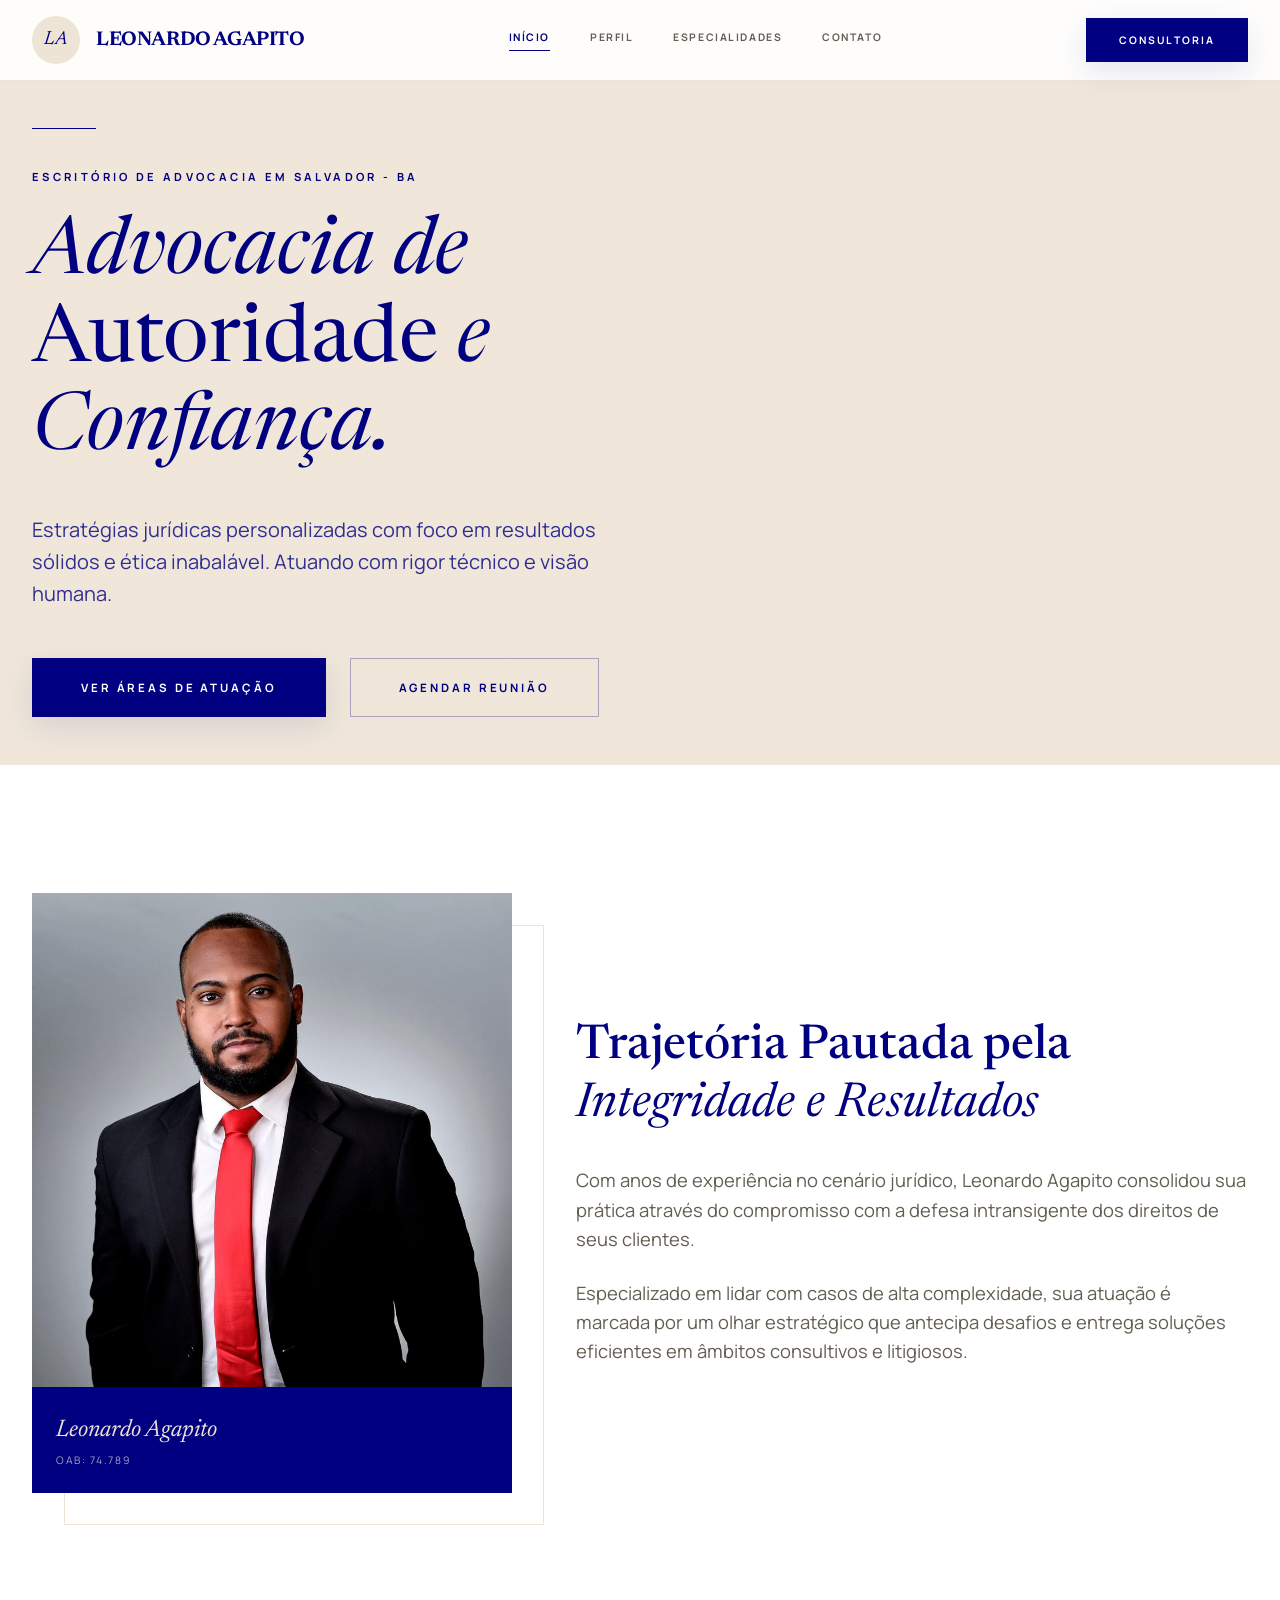
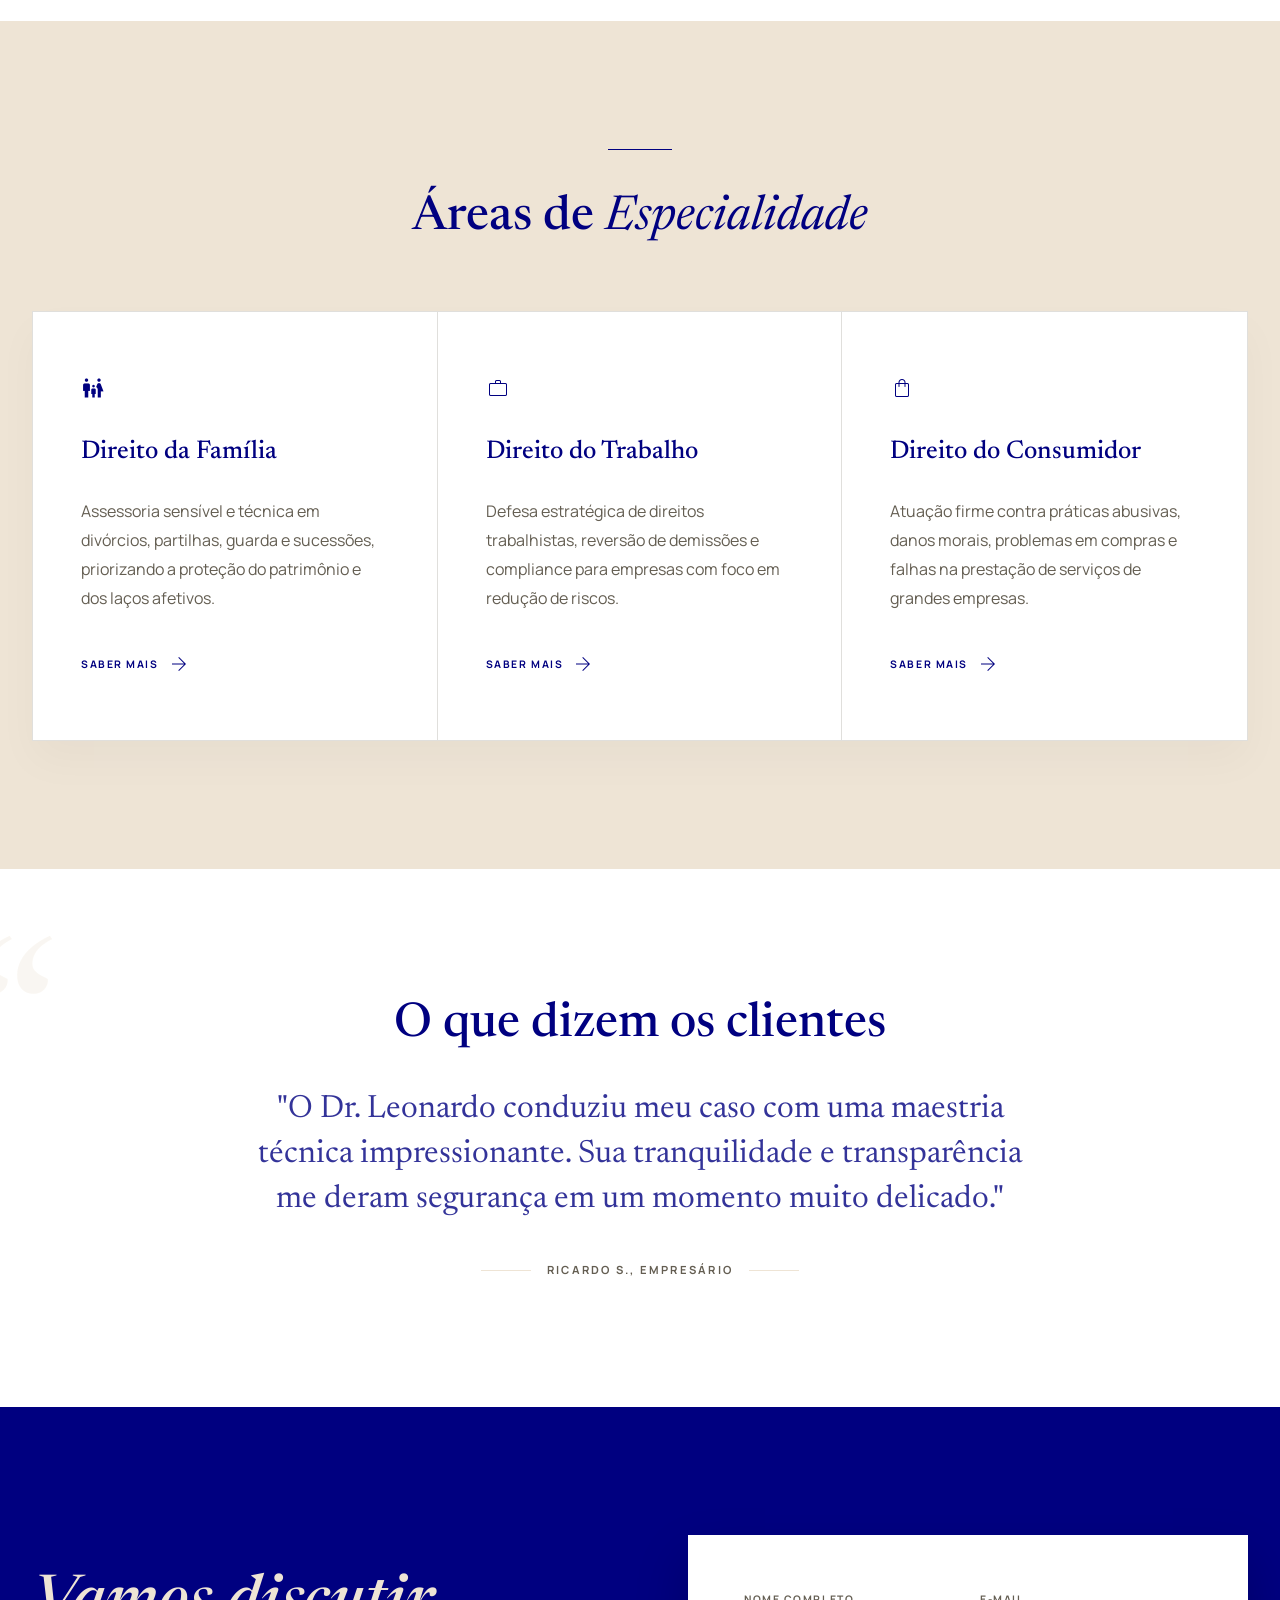
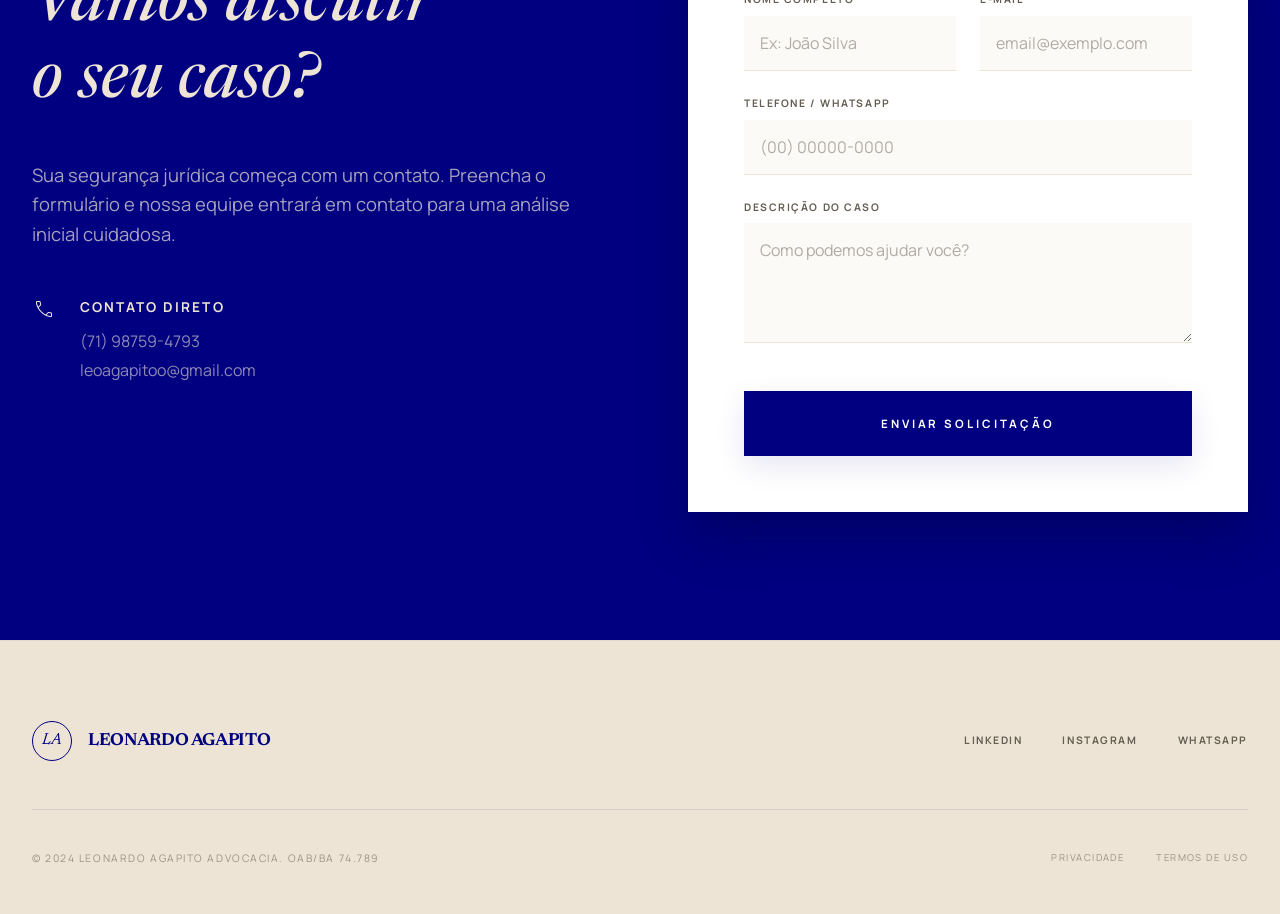
<file: index.html>
<!DOCTYPE html>
<html lang="pt-BR">

<head>
    <meta charset="UTF-8">
    <meta name="viewport" content="width=device-width, initial-scale=1.0">
    <title>Advogado em Salvador (BA) | Família, Trabalho e Consumidor - Leonardo Agapito</title>
    <meta name="description"
        content="Leonardo Agapito: Escritório de Advocacia em Salvador especializado em Direito da Família, Direito do Trabalho e Direito do Consumidor. Estratégias com resultados sólidos.">
    <meta name="keywords"
        content="Advogado Salvador, Direito de Família, Advogado Trabalhista, Direito do Consumidor, Leonardo Agapito, Escritório de Advocacia Bahia">
    <meta name="author" content="Leonardo Agapito Advocacia">

    <link rel="icon" type="image/jpeg" href="./logo.jpeg">

    <!-- Open Graph / Redes Sociais -->
    <meta property="og:type" content="website">
    <meta property="og:title" content="Advogado em Salvador - Leonardo Agapito">
    <meta property="og:description"
        content="Atuação estratégica em Direito da Família, Trabalho e Consumidor. Fale com um advogado especializado agora.">
    <!-- Substitua para a URL real hospedada quando tiver -->
    <meta property="og:image" content="./Leo.jpeg">
    <meta property="og:site_name" content="Leonardo Agapito Advocacia">

    <link rel="stylesheet" href="style.css">
    <link
        href="https://fonts.googleapis.com/css2?family=Newsreader:ital,opsz,wght@0,6..72,200..800;1,6..72,200..800&family=Manrope:wght@200..800&display=swap"
        rel="stylesheet">
    <link href="https://fonts.googleapis.com/css2?family=Material+Symbols+Outlined:wght,FILL@100..700,0..1&display=swap"
        rel="stylesheet">
</head>

<body>
    <!-- Nav -->
    <nav class="navbar" id="navbar">
        <div class="nav-container">
            <div class="nav-logo">
                <span class="logo-mark">LA</span>
                <span class="logo-text">Leonardo Agapito</span>
            </div>
            <div class="nav-links">
                <a href="#inicio" class="nav-link active">Início</a>
                <a href="#perfil" class="nav-link">Perfil</a>
                <a href="#especialidades" class="nav-link">Especialidades</a>
                <a href="#contato" class="nav-link">Contato</a>
            </div>
            <a href="#contato" class="btn btn-primary nav-btn">Consultoria</a>

            <button class="mobile-menu-btn" aria-label="Abrir menu">
                <span class="material-symbols-outlined">menu</span>
            </button>
        </div>
        <!-- Mobile Menu -->
        <div class="mobile-menu">
            <a href="#inicio" class="mobile-link">Início</a>
            <a href="#perfil" class="mobile-link">Perfil</a>
            <a href="#especialidades" class="mobile-link">Especialidades</a>
            <a href="#contato" class="mobile-link">Contato</a>
            <a href="#contato" class="btn btn-primary w-full mt-4">Consultoria</a>
        </div>
    </nav>

    <!-- Hero -->
    <section id="inicio" class="hero">
        <div class="container hero-container">
            <div class="hero-content fade-in-up">
                <span class="accent-line"></span>
                <p class="hero-subtitle">Escritório de Advocacia em Salvador - BA</p>
                <h1 class="hero-title">
                    Advocacia de <span>Autoridade</span> e Confiança.
                </h1>
                <p class="hero-description">
                    Estratégias jurídicas personalizadas com foco em resultados sólidos e ética inabalável. Atuando com
                    rigor técnico e visão humana.
                </p>
                <div class="hero-buttons">
                    <a href="#especialidades" class="btn btn-primary">Ver Áreas de Atuação</a>
                    <a href="#contato" class="btn btn-outline">Agendar Reunião</a>
                </div>
            </div>
        </div>
    </section>

    <!-- Profile -->
    <section id="perfil" class="section profile">
        <div class="container profile-container">
            <div class="profile-image-col fade-in-left">
                <div class="profile-image-wrapper">
                    <img src="./Leo.jpeg" alt="Leonardo Agapito - Advogado Especialista em Salvador"
                        class="profile-img">
                    <div class="profile-badge">
                        <p class="badge-name">Leonardo Agapito</p>
                        <p class="badge-oab">OAB: 74.789</p>
                    </div>
                </div>
                <div class="profile-image-decoration"></div>
            </div>
            <div class="profile-text-col fade-in-right">
                <h2 class="section-title">
                    Trajetória Pautada pela <br><span>Integridade e Resultados</span>
                </h2>
                <div class="profile-text">
                    <p>Com anos de experiência no cenário jurídico, Leonardo Agapito consolidou sua prática através do
                        compromisso com a defesa intransigente dos direitos de seus clientes.</p>
                    <p>Especializado em lidar com casos de alta complexidade, sua atuação é marcada por um olhar
                        estratégico que antecipa desafios e entrega soluções eficientes em âmbitos consultivos e
                        litigiosos.</p>
                </div>
            </div>
        </div>
    </section>

    <!-- Specialties -->
    <section id="especialidades" class="section specialties bg-texture">
        <div class="container text-center mb-16 fade-in-up">
            <span class="accent-line mx-auto"></span>
            <h2 class="section-title text-navy">Áreas de <span class="not-italic">Especialidade</span></h2>
        </div>
        <div class="container fade-in-up delay-1">
            <div class="specialties-grid">
                <!-- Family -->
                <div class="specialty-card">
                    <span class="material-symbols-outlined card-icon">family_restroom</span>
                    <h3 class="card-title">Direito da Família</h3>
                    <p class="card-text">Assessoria sensível e técnica em divórcios, partilhas, guarda e sucessões,
                        priorizando a proteção do patrimônio e dos laços afetivos.</p>
                    <a href="#contato" class="card-link">Saber mais <span
                            class="material-symbols-outlined icon-small">arrow_forward</span></a>
                </div>
                <!-- Labor -->
                <div class="specialty-card">
                    <span class="material-symbols-outlined card-icon">work</span>
                    <h3 class="card-title">Direito do Trabalho</h3>
                    <p class="card-text">Defesa estratégica de direitos trabalhistas, reversão de demissões e compliance
                        para empresas com foco em redução de riscos.</p>
                    <a href="#contato" class="card-link">Saber mais <span
                            class="material-symbols-outlined icon-small">arrow_forward</span></a>
                </div>
                <!-- Consumer -->
                <div class="specialty-card">
                    <span class="material-symbols-outlined card-icon">shopping_bag</span>
                    <h3 class="card-title">Direito do Consumidor</h3>
                    <p class="card-text">Atuação firme contra práticas abusivas, danos morais, problemas em compras e
                        falhas na prestação de serviços de grandes empresas.</p>
                    <a href="#contato" class="card-link">Saber mais <span
                            class="material-symbols-outlined icon-small">arrow_forward</span></a>
                </div>
            </div>
        </div>
    </section>

    <!-- Testimonials -->
    <section class="section testimonials">
        <div class="container relative fade-in-up">
            <div class="quote-mark">“</div>
            <div class="testimonial-content">
                <h2 class="section-title text-center text-navy mb-12">O que dizem os clientes</h2>
                <div class="testimonial-slider">
                    <p class="testimonial-text">
                        "O Dr. Leonardo conduziu meu caso com uma maestria técnica impressionante. Sua tranquilidade e
                        transparência me deram segurança em um momento muito delicado."
                    </p>
                    <div class="testimonial-author">
                        <div class="line flex-grow"></div>
                        <span class="author-name">Ricardo S., Empresário</span>
                        <div class="line flex-grow"></div>
                    </div>
                </div>
            </div>
        </div>
    </section>

    <!-- Contact Section -->
    <section id="contato" class="section contact bg-navy text-white">
        <div class="container contact-container">
            <div class="contact-info fade-in-left">
                <h2 class="contact-title">Vamos discutir <br>o seu caso?</h2>
                <p class="contact-description">
                    Sua segurança jurídica começa com um contato. Preencha o formulário e nossa equipe entrará em
                    contato para uma análise inicial cuidadosa.
                </p>
                <div class="contact-details">
                    <div class="contact-item">
                        <span class="material-symbols-outlined icon-sand">phone</span>
                        <div>
                            <p class="contact-label">Contato Direto</p>
                            <p class="contact-value">(71) 98759-4793<br>leoagapitoo@gmail.com</p>
                        </div>
                    </div>
                </div>
            </div>
            <div class="contact-form-col fade-in-right">
                <form id="contactForm" class="contact-form" action="https://formsubmit.co/leoagapitoo@gmail.com"
                    method="POST">
                    <!-- Configurações do FormSubmit -->
                    <input type="hidden" name="_captcha" value="false">
                    <input type="hidden" name="_subject" value="Novo contato pelo site!">

                    <div class="form-grid">
                        <div class="form-group">
                            <label for="name">Nome Completo</label>
                            <input type="text" id="name" name="name" required placeholder="Ex: João Silva">
                        </div>
                        <div class="form-group">
                            <label for="email">E-mail</label>
                            <input type="email" id="email" name="email" required placeholder="email@exemplo.com">
                        </div>
                    </div>
                    <div class="form-group">
                        <label for="phone">Telefone / WhatsApp</label>
                        <input type="tel" id="phone" name="phone" required placeholder="(00) 00000-0000">
                    </div>
                    <div class="form-group">
                        <label for="case">Descrição do Caso</label>
                        <textarea id="case" name="message" required placeholder="Como podemos ajudar você?"></textarea>
                    </div>
                    <button type="submit" class="btn btn-primary btn-submit w-full">Enviar Solicitação</button>
                    <div id="formStatus" class="form-status hidden">Enviando...</div>
                </form>
            </div>
        </div>
    </section>

    <!-- Footer -->
    <footer class="footer bg-texture">
        <div class="container">
            <div class="footer-top">
                <div class="footer-logo">
                    <span class="logo-mark">LA</span>
                    <span class="logo-text">Leonardo Agapito</span>
                </div>
                <div class="footer-social">
                    <a href="https://www.linkedin.com/in/leonardo-agapito-44b91b125?utm_source=share_via&utm_content=profile&utm_medium=member_ios"
                        class="social-link">LinkedIn</a>
                    <a href="https://www.instagram.com/leoagapitoadv?igsh=am9veG9sbGdybGI0"
                        class="social-link">Instagram</a>
                    <a href="https://wa.me/5571987594793" class="social-link">WhatsApp</a>
                </div>
            </div>
            <div class="footer-bottom">
                <p class="copyright">
                    © 2024 Leonardo Agapito Advocacia. OAB/BA 74.789
                </p>
                <div class="footer-legal">
                    <a href="#">Privacidade</a>
                    <a href="#">Termos de Uso</a>
                </div>
            </div>
        </div>
    </footer>

    <script src="script.js"></script>

    <!-- Schema Markup (JSON-LD) para SEO Local (Google) -->
    <script type="application/ld+json">
    {
      "@context": "https://schema.org",
      "@type": "LegalService",
      "name": "Leonardo Agapito Advocacia",
      "image": "https://lh3.googleusercontent.com/aida-public/[base64]",
      "@id": "",
      "url": "",
      "telephone": "+5571987594793",
      "email": "leoagapitoo@gmail.com",
      "address": {
        "@type": "PostalAddress",
        "addressLocality": "Salvador",
        "addressRegion": "BA",
        "addressCountry": "BR"
      },
      "geo": {
        "@type": "GeoCoordinates",
        "latitude": -12.9714,
        "longitude": -38.5014
      },
      "openingHoursSpecification": {
        "@type": "OpeningHoursSpecification",
        "dayOfWeek": [
          "Monday",
          "Tuesday",
          "Wednesday",
          "Thursday",
          "Friday"
        ],
        "opens": "09:00",
        "closes": "18:00"
      }
    }
    </script>
</body>

</html>
</file>
<file: style.css>
:root {
    --color-navy: #000080;
    --color-navy-hover: #0000b3;
    --color-navy-light: rgba(0, 0, 128, 0.1);
    --color-sand: #EEE4D5;
    --color-sand-light: #fdf2e3;
    --color-surface: #ffffff;
    --color-on-surface: #00003c;
    --color-outline: #645e52;
    --color-outline-light: rgba(100, 94, 82, 0.2);

    --font-headline: "Newsreader", serif;
    --font-body: "Manrope", sans-serif;
    --font-label: "Manrope", sans-serif;
    
    --transition-fast: 0.2s ease;
    --transition-base: 0.4s cubic-bezier(0.16, 1, 0.3, 1);
    --transition-slow: 0.8s cubic-bezier(0.16, 1, 0.3, 1);
}

* {
    margin: 0;
    padding: 0;
    box-sizing: border-box;
}

html {
    scroll-behavior: smooth;
}

body {
    font-family: var(--font-body);
    background-color: var(--color-surface);
    color: var(--color-on-surface);
    line-height: 1.6;
    overflow-x: hidden;
    -webkit-font-smoothing: antialiased;
}

::selection {
    background-color: var(--color-navy-light);
    color: var(--color-navy);
}

h1, h2, h3, h4 {
    font-family: var(--font-headline);
    font-weight: 500;
}

h2 span, h1 span {
    font-style: italic;
    font-weight: 400;
}

a {
    text-decoration: none;
    color: inherit;
}

ul {
    list-style: none;
}

.container {
    width: 100%;
    max-width: 1280px;
    margin: 0 auto;
    padding: 0 2rem;
}

.section {
    padding: 8rem 0;
}

.bg-texture {
    background-color: var(--color-sand);
    background-image: url("https://lh3.googleusercontent.com/aida-public/[base64]");
}

.bg-navy {
    background-color: var(--color-navy);
}

.text-navy { color: var(--color-navy); }
.text-white { color: #fff; }
.text-center { text-align: center; }
.mb-12 { margin-bottom: 3rem; }
.mb-16 { margin-bottom: 4rem; }
.mx-auto { margin-left: auto; margin-right: auto; }
.w-full { width: 100%; }

.accent-line {
    display: inline-block;
    height: 1px;
    width: 4rem;
    background-color: var(--color-navy);
    margin-bottom: 2rem;
}

.icon-sand { color: var(--color-sand); }
.icon-small { font-size: 1rem; margin-left: 0.5rem; transition: transform var(--transition-fast); }
.material-symbols-outlined {
    font-variation-settings: 'FILL' 0, 'wght' 200, 'GRAD' 0, 'opsz' 24;
}

/* Buttons */
.btn {
    display: inline-flex;
    align-items: center;
    justify-content: center;
    padding: 1.2rem 3rem;
    font-family: var(--font-label);
    font-size: 0.72rem;
    text-transform: uppercase;
    letter-spacing: 0.25em;
    font-weight: 700;
    cursor: pointer;
    transition: all var(--transition-base);
    border: 1px solid transparent;
}

.btn-primary {
    background-color: var(--color-navy);
    color: #fff;
    box-shadow: 0 10px 30px rgba(0, 0, 128, 0.1);
}

.btn-primary:hover {
    background-color: var(--color-navy-hover);
    transform: translateY(-2px);
    box-shadow: 0 15px 40px rgba(0, 0, 128, 0.2);
}

.btn-outline {
    background-color: transparent;
    color: var(--color-navy);
    border-color: rgba(0, 0, 128, 0.3);
}

.btn-outline:hover {
    background-color: var(--color-navy);
    color: #fff;
    transform: translateY(-2px);
}

/* Nav */
.navbar {
    position: fixed;
    top: 0;
    left: 0;
    width: 100%;
    z-index: 1000;
    background-color: rgba(255, 255, 255, 0.9);
    backdrop-filter: blur(16px);
    -webkit-backdrop-filter: blur(16px);
    border-bottom: 1px solid var(--color-sand);
    transition: padding var(--transition-base), background-color var(--transition-base), box-shadow var(--transition-base);
    padding: 1rem 0;
}

.navbar.scrolled {
    padding: 0.5rem 0;
    background-color: rgba(255, 255, 255, 0.95);
    box-shadow: 0 4px 30px rgba(0, 0, 0, 0.05);
}

.nav-container {
    display: flex;
    justify-content: space-between;
    align-items: center;
    padding: 0 2rem;
    max-width: 1280px;
    margin: 0 auto;
}

.nav-logo {
    display: flex;
    align-items: center;
    gap: 1rem;
}

.logo-mark {
    display: flex;
    align-items: center;
    justify-content: center;
    width: 3rem;
    height: 3rem;
    background: var(--color-sand);
    color: var(--color-navy);
    font-family: var(--font-headline);
    font-size: 1.2rem;
    font-style: italic;
    border-radius: 50%;
    overflow: hidden;
}

.logo-text {
    font-family: var(--font-headline);
    font-size: 1.25rem;
    font-weight: 700;
    color: var(--color-navy);
    text-transform: uppercase;
    letter-spacing: -0.02em;
}

.nav-links {
    display: flex;
    gap: 2.5rem;
}

.nav-link {
    font-family: var(--font-label);
    text-transform: uppercase;
    letter-spacing: 0.15em;
    font-size: 0.65rem;
    font-weight: 700;
    color: var(--color-outline);
    padding-bottom: 0.25rem;
    border-bottom: 1px solid transparent;
    transition: color var(--transition-fast), border-bottom-color var(--transition-fast);
}

.nav-link:hover, .nav-link.active {
    color: var(--color-navy);
    border-bottom-color: var(--color-navy);
}

.nav-btn {
    padding: 0.8rem 2rem;
    font-size: 0.65rem;
    letter-spacing: 0.2em;
}

.mobile-menu-btn {
    display: none;
    background: none;
    border: none;
    cursor: pointer;
    color: var(--color-navy);
}

.mobile-menu {
    display: none;
    flex-direction: column;
    padding: 2rem;
    background: var(--color-surface);
    border-bottom: 1px solid var(--color-sand);
    position: absolute;
    top: 100%;
    left: 0;
    width: 100%;
    box-shadow: 0 10px 30px rgba(0,0,0,0.05);
}

.mobile-menu.open {
    display: flex;
    animation: slideDown var(--transition-fast);
}

@keyframes slideDown {
    from { opacity: 0; transform: translateY(-10px); }
    to { opacity: 1; transform: translateY(0); }
}

.mobile-link {
    padding: 1rem 0;
    font-family: var(--font-label);
    text-transform: uppercase;
    letter-spacing: 0.15em;
    font-size: 0.8rem;
    font-weight: 700;
    color: var(--color-outline);
    border-bottom: 1px solid var(--color-sand);
    transition: color var(--transition-fast);
}

.mobile-link:hover {
    color: var(--color-navy);
}

/* Hero */
.hero {
    position: relative;
    min-height: 85vh;
    display: flex;
    align-items: center;
    background: linear-gradient(rgba(238, 228, 213, 0.9), rgba(238, 228, 213, 0.9)), url("https://images.unsplash.com/photo-1589829545856-d10d557cf95f?auto=format&fit=crop&q=80");
    background-size: cover;
    background-position: center;
    background-attachment: fixed;
    padding-top: 5rem;
}

.hero-subtitle {
    color: var(--color-navy);
    font-family: var(--font-label);
    text-transform: uppercase;
    letter-spacing: 0.3em;
    font-size: 0.7rem;
    font-weight: 700;
    margin-bottom: 1.5rem;
}

.hero-title {
    font-size: 5rem;
    line-height: 1.1;
    color: var(--color-navy);
    margin-bottom: 2.5rem;
    max-width: 800px;
    font-style: italic;
    font-weight: 400;
}

.hero-title span {
    font-style: normal;
}

.hero-description {
    font-size: 1.25rem;
    color: rgba(0, 0, 128, 0.8);
    max-width: 600px;
    margin-bottom: 3rem;
}

.hero-buttons {
    display: flex;
    gap: 1.5rem;
    flex-wrap: wrap;
}

/* Profile */
.profile {
    background-color: var(--color-surface);
}

.profile-container {
    display: grid;
    grid-template-columns: 5fr 7fr;
    gap: 4rem;
    align-items: center;
}

.profile-image-col {
    position: relative;
}

.profile-image-wrapper {
    position: relative;
    aspect-ratio: 4/5;
    background-color: var(--color-sand);
    overflow: hidden;
    z-index: 2;
}

.profile-img {
    width: 100%;
    height: 100%;
    object-fit: cover;
    transition: transform 1.5s cubic-bezier(0.16, 1, 0.3, 1);
}

.profile-image-wrapper:hover .profile-img {
    transform: scale(1.03);
}

.profile-badge {
    position: absolute;
    bottom: 0;
    left: 0;
    right: 0;
    background-color: var(--color-navy);
    padding: 1.5rem;
    color: var(--color-sand);
    transform: translateY(100%);
    transition: transform var(--transition-base);
}

.profile-image-wrapper:hover .profile-badge, .profile-badge {
    transform: translateY(0);
}

.badge-name {
    font-family: var(--font-headline);
    font-style: italic;
    font-size: 1.5rem;
}

.badge-oab {
    font-size: 0.65rem;
    text-transform: uppercase;
    letter-spacing: 0.15em;
    opacity: 0.7;
    margin-top: 0.2rem;
}

.profile-image-decoration {
    position: absolute;
    bottom: -2rem;
    right: -2rem;
    width: 100%;
    height: 100%;
    border: 1px solid var(--color-sand);
    z-index: 1;
    transition: transform var(--transition-base);
}

.profile-image-col:hover .profile-image-decoration {
    transform: translate(-10px, -10px);
}

.section-title {
    font-size: 3rem;
    color: var(--color-navy);
    margin-bottom: 2rem;
    line-height: 1.2;
}

.profile-text {
    color: var(--color-outline);
    font-size: 1.15rem;
    display: flex;
    flex-direction: column;
    gap: 1.5rem;
}

/* Specialties */
.specialties-grid {
    display: grid;
    grid-template-columns: repeat(3, 1fr);
    background-color: var(--color-surface);
    border: 1px solid var(--color-outline-light);
    box-shadow: 0 20px 40px rgba(0,0,0,0.03);
}

.specialty-card {
    padding: 4rem 3rem;
    border-right: 1px solid var(--color-outline-light);
    transition: background-color var(--transition-base), color var(--transition-base);
    color: var(--color-navy);
    display: flex;
    flex-direction: column;
}

.specialty-card:last-child {
    border-right: none;
}

.card-icon {
    font-size: 2.5rem;
    margin-bottom: 2rem;
    transition: color var(--transition-base);
}

.card-title {
    font-size: 1.6rem;
    margin-bottom: 1.5rem;
    transition: color var(--transition-base);
}

.card-text {
    color: var(--color-outline);
    margin-bottom: 2.5rem;
    transition: color var(--transition-base);
    flex-grow: 1;
    line-height: 1.8;
}

.card-link {
    font-family: var(--font-label);
    font-size: 0.65rem;
    text-transform: uppercase;
    letter-spacing: 0.15em;
    font-weight: 700;
    display: inline-flex;
    align-items: center;
    transition: color var(--transition-base);
}

.specialty-card:hover {
    background-color: var(--color-navy);
    color: var(--color-sand);
}

.specialty-card:hover .card-icon,
.specialty-card:hover .card-title,
.specialty-card:hover .card-link {
    color: var(--color-sand);
}

.specialty-card:hover .card-text {
    color: rgba(238, 228, 213, 0.8);
}

.specialty-card:hover .icon-small {
    transform: translateX(5px);
}

/* Testimonials */
.testimonials {
    overflow: hidden;
    background-color: var(--color-surface);
}

.quote-mark {
    position: absolute;
    top: -4rem;
    left: -2rem;
    font-size: 14rem;
    font-family: var(--font-headline);
    color: var(--color-sand);
    opacity: 0.3;
    line-height: 1;
    z-index: -1;
    user-select: none;
}

.testimonial-content {
    max-width: 800px;
    margin: 0 auto;
    position: relative;
    z-index: 1;
}

.testimonial-text {
    font-family: var(--font-headline);
    font-size: 2rem;
    color: rgba(0, 0, 128, 0.8);
    text-align: center;
    margin-bottom: 2.5rem;
    font-style: normal; /* design quote has no italic applied to the text, just to the title */
    line-height: 1.4;
}

.testimonial-author {
    display: flex;
    align-items: center;
    justify-content: center;
    gap: 1rem;
}

.testimonial-author .line {
    height: 1px;
    width: 2rem;
    background-color: var(--color-sand);
}

.flex-grow { flex-grow: 1; max-width: 50px;}

.author-name {
    font-family: var(--font-label);
    font-size: 0.7rem;
    text-transform: uppercase;
    letter-spacing: 0.2em;
    color: var(--color-outline);
    font-weight: 700;
}

/* Contact */
.contact-container {
    display: grid;
    grid-template-columns: 1fr 1fr;
    gap: 6rem;
    align-items: start;
}

.contact-info {
    padding-top: 2rem;
}

.contact-title {
    font-size: 4rem;
    color: var(--color-sand);
    font-style: italic;
    line-height: 1.2;
    margin-bottom: 2.5rem;
}
.contact-title span {
    font-style: normal;
}

.contact-description {
    color: rgba(238, 228, 213, 0.7);
    font-size: 1.15rem;
    margin-bottom: 3rem;
}

.contact-item {
    display: flex;
    gap: 1.5rem;
    align-items: flex-start;
}

.contact-label {
    font-size: 0.85rem;
    text-transform: uppercase;
    letter-spacing: 0.15em;
    font-weight: 700;
    margin-bottom: 0.5rem;
    color: var(--color-sand);
}

.contact-value {
    color: rgba(238, 228, 213, 0.6);
    line-height: 1.8;
}

.contact-form-col {
    background-color: var(--color-surface);
    padding: 3.5rem;
    box-shadow: 0 25px 50px rgba(0,0,0,0.2);
    color: var(--color-on-surface);
}

.contact-form .form-grid {
    display: grid;
    grid-template-columns: 1fr 1fr;
    gap: 1.5rem;
}

.form-group {
    margin-bottom: 1.5rem;
}

.contact-form label {
    display: block;
    font-family: var(--font-label);
    font-size: 0.65rem;
    text-transform: uppercase;
    letter-spacing: 0.15em;
    font-weight: 700;
    color: var(--color-outline);
    margin-bottom: 0.5rem;
}

.contact-form input,
.contact-form textarea {
    width: 100%;
    padding: 1rem;
    background-color: rgba(238, 228, 213, 0.2);
    border: none;
    border-bottom: 1px solid var(--color-sand);
    font-family: var(--font-body);
    font-size: 1rem;
    transition: border-color var(--transition-fast), background-color var(--transition-fast);
    color: var(--color-on-surface);
}

.contact-form input:focus,
.contact-form textarea:focus {
    outline: none;
    border-bottom-color: var(--color-navy);
    background-color: rgba(238, 228, 213, 0.4);
}

.contact-form input::placeholder,
.contact-form textarea::placeholder {
    color: rgba(100, 94, 82, 0.5);
}

.contact-form textarea {
    min-height: 120px;
    resize: vertical;
}

.btn-submit {
    width: 100%;
    margin-top: 1rem;
    padding: 1.5rem;
}

.form-status {
    margin-top: 1rem;
    font-size: 0.85rem;
    text-align: center;
    color: var(--color-navy);
    font-family: var(--font-label);
    font-weight: 700;
}

/* Footer */
.footer {
    border-top: 1px solid rgba(0, 0, 128, 0.05);
    padding: 5rem 0 3rem;
}

.footer-top {
    display: flex;
    justify-content: space-between;
    align-items: center;
    border-bottom: 1px solid rgba(0, 0, 128, 0.1);
    padding-bottom: 3rem;
    margin-bottom: 2.5rem;
    flex-wrap: wrap;
    gap: 2rem;
}

.footer-logo {
    display: flex;
    align-items: center;
    gap: 1rem;
}

.footer-logo .logo-mark {
    width: 2.5rem;
    height: 2.5rem;
    font-size: 1rem;
    background-color: transparent;
    border: 1px solid var(--color-navy);
}

.footer-logo .logo-text {
    font-size: 1.1rem;
}

.footer-social {
    display: flex;
    gap: 2.5rem;
}

.social-link {
    font-family: var(--font-label);
    font-size: 0.65rem;
    text-transform: uppercase;
    letter-spacing: 0.15em;
    font-weight: 700;
    color: var(--color-outline);
    transition: color var(--transition-fast);
}

.social-link:hover {
    color: var(--color-navy);
}

.footer-bottom {
    display: flex;
    justify-content: space-between;
    align-items: center;
    flex-wrap: wrap;
    gap: 1.5rem;
}

.copyright {
    font-size: 0.65rem;
    text-transform: uppercase;
    letter-spacing: 0.15em;
    color: rgba(100, 94, 82, 0.6);
}

.footer-legal {
    display: flex;
    gap: 2rem;
}

.footer-legal a {
    font-size: 0.6rem;
    text-transform: uppercase;
    letter-spacing: 0.15em;
    color: rgba(100, 94, 82, 0.6);
    transition: color var(--transition-fast);
}

.footer-legal a:hover {
    color: var(--color-navy);
}

/* Animations & Utilities */
.hidden {
    display: none !important;
}

/* Intersection Observer Animations */
.fade-in-up {
    opacity: 0;
    transform: translateY(40px);
    transition: opacity var(--transition-slow), transform var(--transition-slow);
}

.fade-in-left {
    opacity: 0;
    transform: translateX(-40px);
    transition: opacity var(--transition-slow), transform var(--transition-slow);
}

.fade-in-right {
    opacity: 0;
    transform: translateX(40px);
    transition: opacity var(--transition-slow), transform var(--transition-slow);
}

.fade-in-up.active,
.fade-in-left.active,
.fade-in-right.active {
    opacity: 1;
    transform: translate(0);
}

.delay-1 { transition-delay: 0.15s; }

/* Responsive */
@media (max-width: 1024px) {
    .profile-container,
    .contact-container {
        gap: 3rem;
    }
    
    .hero-title {
        font-size: 4rem;
    }
    
    .section-title {
        font-size: 2.5rem;
    }
    
    .contact-title {
        font-size: 3.5rem;
    }
}

@media (max-width: 768px) {
    .nav-links, .nav-btn {
        display: none;
    }
    
    .mobile-menu-btn {
        display: block;
    }
    
    .hero {
        padding-top: 6rem;
    }
    
    .hero-title {
        font-size: 3rem;
    }
    
    .hero-buttons {
        flex-direction: column;
    }
    
    .hero-buttons .btn {
        width: 100%;
    }
    
    .profile-container {
        grid-template-columns: 1fr;
    }
    
    .profile-image-col {
        margin-bottom: 2rem;
        max-width: 400px;
        margin-inline: auto;
    }
    
    .specialties-grid {
        grid-template-columns: 1fr;
    }
    
    .specialty-card {
        border-right: none;
        border-bottom: 1px solid var(--color-outline-light);
    }
    
    .specialty-card:last-child {
        border-bottom: none;
    }
    
    .contact-container {
        grid-template-columns: 1fr;
    }
    
    .contact-form-col {
        padding: 2rem;
    }
    
    .contact-form .form-grid {
        grid-template-columns: 1fr;
    }
    
    .footer-top {
        flex-direction: column;
        align-items: flex-start;
    }
    
    .footer-bottom {
        flex-direction: column;
        align-items: flex-start;
    }
}
</file>
